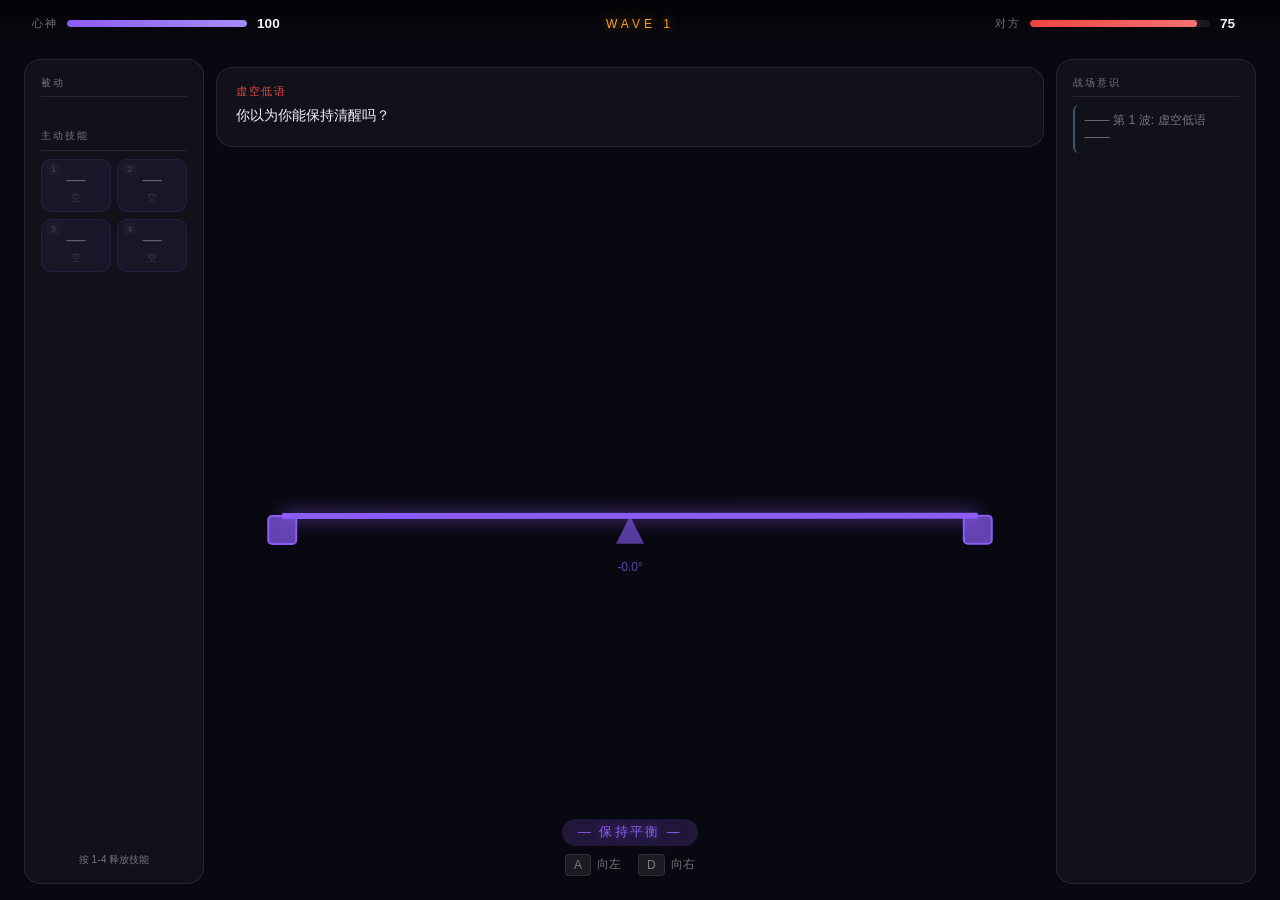
<file: EntropicEquilibrium/index.html>
<!DOCTYPE html>
<html lang="zh-CN">
<head>
    <meta charset="UTF-8">
    <meta name="viewport" content="width=device-width, initial-scale=1.0">
    <title>熵之平衡 | Entropic Equilibrium</title>
    <meta name="description" content="在失衡中受伤，在平衡中战斗。一款关于自我掌控的哲学战斗游戏。">
    <link rel="stylesheet" href="styles.css">
</head>
<body>
    <div id="app">
        <canvas id="glitch-canvas"></canvas>

        <!-- 顶部状态栏 -->
        <header id="hud">
            <div class="hud-left">
                <div class="hud-label">心神</div>
                <div class="bar-wrap">
                    <div id="player-hp-bar" class="bar hp-bar"></div>
                </div>
                <span id="player-hp-text">100</span>
            </div>

            <div class="hud-center">
                <span id="wave-label">WAVE <span id="wave-num">1</span></span>
            </div>

            <div class="hud-right">
                <span id="enemy-hp-text">100</span>
                <div class="bar-wrap">
                    <div id="enemy-hp-bar" class="bar enemy-bar"></div>
                </div>
                <div class="hud-label">对方</div>
            </div>
        </header>

        <!-- 主战斗区 -->
        <main id="battle-area">
            <!-- 左侧：技能栏 -->
            <aside id="skill-panel">
                <div class="panel-title">被动</div>
                <div id="passive-list"></div>
                <div class="panel-title" style="margin-top:1rem;">主动技能</div>
                <div id="active-slots">
                    <div class="skill-slot" data-slot="0">
                        <div class="skill-btn disabled" data-slot="0">
                            <span class="slot-key">1</span>
                            <span class="skill-icon">—</span>
                            <span class="skill-name">空</span>
                            <div class="cd-overlay"></div>
                            <div class="cd-text"></div>
                        </div>
                    </div>
                    <div class="skill-slot" data-slot="1">
                        <div class="skill-btn disabled" data-slot="1">
                            <span class="slot-key">2</span>
                            <span class="skill-icon">—</span>
                            <span class="skill-name">空</span>
                            <div class="cd-overlay"></div>
                            <div class="cd-text"></div>
                        </div>
                    </div>
                    <div class="skill-slot" data-slot="2">
                        <div class="skill-btn disabled" data-slot="2">
                            <span class="slot-key">3</span>
                            <span class="skill-icon">—</span>
                            <span class="skill-name">空</span>
                            <div class="cd-overlay"></div>
                            <div class="cd-text"></div>
                        </div>
                    </div>
                    <div class="skill-slot" data-slot="3">
                        <div class="skill-btn disabled" data-slot="3">
                            <span class="slot-key">4</span>
                            <span class="skill-icon">—</span>
                            <span class="skill-name">空</span>
                            <div class="cd-overlay"></div>
                            <div class="cd-text"></div>
                        </div>
                    </div>
                </div>
                <div class="hint-text">按 1-4 释放技能</div>
            </aside>

            <!-- 中央：平衡木舞台 -->
            <section id="balance-stage">
                <!-- 敌人对话区 -->
                <div id="enemy-dialog">
                    <div id="enemy-name">??? </div>
                    <div id="enemy-speech"></div>
                </div>

                <!-- 平衡木 Canvas -->
                <canvas id="balance-canvas"></canvas>

                <!-- 平衡状态指示 -->
                <div id="balance-indicator">
                    <span id="balance-status-text">— 保持平衡 —</span>
                </div>

                <!-- 操控提示 -->
                <div id="controls-hint">
                    <kbd>A</kbd> 向左 &nbsp;&nbsp; <kbd>D</kbd> 向右
                </div>
            </section>

            <!-- 右侧：战斗日志 -->
            <aside id="battle-log">
                <div class="panel-title">战场意识</div>
                <div id="log-messages"></div>
            </aside>
        </main>

        <!-- 遮罩层（肉鸽选择 / 游戏结束） -->
        <div id="overlay" class="hidden">
            <!-- 肉鸽卡牌选择 -->
            <div id="roguelike-panel" class="hidden">
                <h2 id="roguelike-title">选择强化</h2>
                <p id="roguelike-subtitle">意志的凝聚——选择一个路径</p>
                <div id="card-row"></div>
            </div>

            <!-- 游戏结束 -->
            <div id="gameover-panel" class="hidden">
                <h2 id="gameover-title">心神崩溃</h2>
                <p id="gameover-subtitle">你坚持了 <span id="final-wave">0</span> 波</p>
                <button id="btn-restart" class="primary-btn">重新凝聚</button>
            </div>
        </div>
    </div>

    <script src="game.js"></script>
</body>
</html>
</file>
<file: EntropicEquilibrium/styles.css>
/* =========================================
   设计系统变量
   ========================================= */
:root {
    --bg:           #080810;
    --surface:      rgba(255,255,255,0.04);
    --border:       rgba(255,255,255,0.09);
    --purple:       #8b5cf6;
    --purple-glow:  rgba(139,92,246,0.45);
    --purple-dim:   rgba(139,92,246,0.18);
    --red:          #ef4444;
    --red-glow:     rgba(239,68,68,0.5);
    --green:        #22c55e;
    --gold:         #f59e0b;
    --text:         #f0f0f8;
    --text-dim:     rgba(240,240,248,0.45);
    --balance:      0;        /* 0~1: 0=完全平衡, 1=极度失衡, JS动态写入 */
    --jitter:       0px;
}

/* =========================================
   全局重置
   ========================================= */
*, *::before, *::after { box-sizing: border-box; margin: 0; padding: 0; }

body {
    background: var(--bg);
    color: var(--text);
    font-family: 'Inter', -apple-system, BlinkMacSystemFont, sans-serif;
    height: 100vh;
    overflow: hidden;
    user-select: none;
}

/* =========================================
   APP 根容器
   ========================================= */
#app {
    display: flex;
    flex-direction: column;
    height: 100vh;
    position: relative;
    /* 失衡时整体画面轻微抖动 */
    animation: appJitter calc(0.3s / (var(--balance) + 0.01)) infinite alternate;
}

@keyframes appJitter {
    from { transform: translate(0,0); }
    to   { transform: translate(var(--jitter), calc(var(--jitter) * -0.5)); }
}

/* =========================================
   Glitch Canvas 背景
   ========================================= */
#glitch-canvas {
    position: absolute; inset: 0;
    width: 100%; height: 100%;
    z-index: 0;
    pointer-events: none;
    opacity: calc(0.05 + var(--balance) * 0.5);
}

/* =========================================
   HUD 顶部
   ========================================= */
#hud {
    position: relative; z-index: 10;
    display: flex;
    align-items: center;
    justify-content: space-between;
    padding: 1rem 2rem;
    background: linear-gradient(to bottom, rgba(0,0,0,0.7), transparent);
    gap: 1rem;
}

.hud-left, .hud-right {
    display: flex; align-items: center; gap: 0.6rem;
    flex: 1;
}
.hud-right { flex-direction: row-reverse; }

.hud-label {
    font-size: 0.7rem;
    letter-spacing: 0.12rem;
    text-transform: uppercase;
    color: var(--text-dim);
    white-space: nowrap;
}

.bar-wrap {
    flex: 1; max-width: 180px;
    height: 7px;
    background: rgba(255,255,255,0.08);
    border-radius: 4px;
    overflow: hidden;
}

.bar { height: 100%; border-radius: 4px; transition: width 0.25s ease; }
.hp-bar    { background: linear-gradient(90deg, var(--purple), #a78bfa); box-shadow: 0 0 8px var(--purple-glow); width: 100%; }
.enemy-bar { background: linear-gradient(90deg, var(--red), #f87171); box-shadow: 0 0 8px var(--red-glow); width: 100%; }

#player-hp-text, #enemy-hp-text {
    font-size: 0.85rem; font-weight: 700;
    min-width: 28px;
    color: var(--text);
}

.hud-center {
    font-size: 0.75rem;
    letter-spacing: 0.25rem;
    text-transform: uppercase;
    color: var(--gold);
    text-shadow: 0 0 10px rgba(245,158,11,0.6);
    white-space: nowrap;
}

/* =========================================
   主战斗区布局
   ========================================= */
#battle-area {
    flex: 1;
    display: grid;
    grid-template-columns: 180px 1fr 200px;
    gap: 0.75rem;
    padding: 0.75rem 1.5rem 1rem;
    position: relative; z-index: 5;
    overflow: hidden;
}

/* =========================================
   左侧技能面板
   ========================================= */
#skill-panel {
    background: var(--surface);
    border: 1px solid var(--border);
    border-radius: 16px;
    padding: 1rem;
    display: flex;
    flex-direction: column;
    gap: 0.5rem;
    backdrop-filter: blur(8px);
}

.panel-title {
    font-size: 0.65rem;
    letter-spacing: 0.12rem;
    text-transform: uppercase;
    color: var(--text-dim);
    border-bottom: 1px solid var(--border);
    padding-bottom: 0.4rem;
}

.passive-tag {
    font-size: 0.78rem;
    padding: 0.35rem 0.6rem;
    background: var(--purple-dim);
    border: 1px solid rgba(139,92,246,0.3);
    border-radius: 8px;
    display: flex; align-items: center; gap: 0.4rem;
    animation: fadeIn 0.3s ease;
}

#active-slots {
    display: grid;
    grid-template-columns: 1fr 1fr;
    gap: 0.4rem;
}

.skill-btn {
    position: relative;
    padding: 0.5rem 0.4rem 0.4rem;
    background: var(--purple-dim);
    border: 1px solid rgba(139,92,246,0.4);
    border-radius: 10px;
    text-align: center;
    cursor: pointer;
    transition: all 0.2s ease;
    overflow: hidden;
}
.skill-btn:not(.disabled):hover { transform: translateY(-2px); box-shadow: 0 4px 16px var(--purple-glow); }
.skill-btn.disabled { opacity: 0.35; cursor: default; }
.skill-btn.on-cooldown { cursor: not-allowed; opacity: 0.6; }

.slot-key {
    position: absolute;
    top: 3px; left: 5px;
    font-size: 0.55rem;
    font-weight: 800;
    color: var(--text-dim);
    background: rgba(255,255,255,0.08);
    padding: 0 4px;
    border-radius: 3px;
    line-height: 1.4;
}

.skill-icon { font-size: 1.2rem; display: block; }
.skill-name { font-size: 0.6rem; color: var(--text-dim); display: block; margin-top: 2px; }

.cd-overlay {
    position: absolute; inset: 0;
    background: rgba(0,0,0,0.65);
    border-radius: 10px;
    transform-origin: bottom;
    transform: scaleY(0);
    transition: transform linear;
}
.cd-text {
    position: absolute; inset: 0;
    display: flex; align-items: center; justify-content: center;
    font-size: 0.85rem; font-weight: 800;
    color: var(--text);
}

.hint-text {
    font-size: 0.65rem;
    color: var(--text-dim);
    text-align: center;
    margin-top: auto;
}

/* =========================================
   中央平衡木舞台
   ========================================= */
#balance-stage {
    display: flex;
    flex-direction: column;
    align-items: center;
    justify-content: space-between;
    gap: 0.5rem;
    padding: 0.5rem 0;
}

/* 敌人对话框 */
#enemy-dialog {
    width: 100%;
    background: var(--surface);
    border: 1px solid var(--border);
    border-radius: 16px;
    padding: 1rem 1.2rem;
    backdrop-filter: blur(8px);
    min-height: 80px;
    position: relative;
    transition: border-color 0.4s ease;
}
#enemy-dialog.attacking { border-color: rgba(239,68,68,0.6); }

#enemy-name {
    font-size: 0.7rem;
    letter-spacing: 0.1rem;
    text-transform: uppercase;
    color: var(--red);
    margin-bottom: 0.4rem;
}

#enemy-speech {
    font-size: 0.9rem;
    line-height: 1.5;
    color: var(--text);
    min-height: 1.5em;
}

/* 平衡木 Canvas */
#balance-canvas {
    width: 100%;
    flex: 1;
    display: block;
}

/* 平衡状态文字 */
#balance-indicator {
    font-size: 0.8rem;
    letter-spacing: 0.15rem;
    text-transform: uppercase;
    padding: 0.3rem 1rem;
    border-radius: 20px;
    transition: all 0.3s ease;
}
#balance-indicator.balanced {
    color: var(--purple);
    background: var(--purple-dim);
    text-shadow: 0 0 10px var(--purple-glow);
}
#balance-indicator.unbalanced {
    color: var(--red);
    background: rgba(239,68,68,0.15);
    text-shadow: 0 0 10px var(--red-glow);
}

/* 操控提示 */
#controls-hint {
    font-size: 0.75rem;
    color: var(--text-dim);
    display: flex; align-items: center; gap: 0.4rem;
}
kbd {
    padding: 0.2rem 0.5rem;
    background: rgba(255,255,255,0.08);
    border: 1px solid var(--border);
    border-radius: 4px;
    font-size: 0.75rem;
    font-family: inherit;
}

/* =========================================
   右侧战斗日志
   ========================================= */
#battle-log {
    background: var(--surface);
    border: 1px solid var(--border);
    border-radius: 16px;
    padding: 1rem;
    display: flex;
    flex-direction: column;
    gap: 0.5rem;
    backdrop-filter: blur(8px);
    overflow: hidden;
}

#log-messages {
    flex: 1;
    overflow-y: auto;
    display: flex;
    flex-direction: column;
    gap: 0.5rem;
}

.log-entry {
    font-size: 0.78rem;
    line-height: 1.4;
    padding: 0.4rem 0.6rem;
    border-radius: 6px;
    border-left: 2px solid var(--border);
    animation: fadeIn 0.25s ease;
}
.log-entry.dmg    { border-color: var(--purple); color: #c4b5fd; background: var(--purple-dim); }
.log-entry.hurt   { border-color: var(--red);    color: #fca5a5; background: rgba(239,68,68,0.1); }
.log-entry.skill  { border-color: var(--gold);   color: var(--gold); background: rgba(245,158,11,0.1); }
.log-entry.system { border-color: #475569; color: var(--text-dim); }

#log-messages::-webkit-scrollbar { width: 3px; }
#log-messages::-webkit-scrollbar-thumb { background: var(--border); border-radius: 2px; }

/* =========================================
   遮罩层
   ========================================= */
#overlay {
    position: absolute; inset: 0;
    z-index: 100;
    display: flex; align-items: center; justify-content: center;
    background: rgba(8,8,16,0.85);
    backdrop-filter: blur(6px);
}
#overlay.hidden { display: none; }

/* 肉鸽卡牌 */
#roguelike-panel { text-align: center; }
#roguelike-title {
    font-size: 1.6rem; font-weight: 800;
    color: var(--gold);
    text-shadow: 0 0 20px rgba(245,158,11,0.6);
    margin-bottom: 0.4rem;
}
#roguelike-subtitle { color: var(--text-dim); font-size: 0.9rem; margin-bottom: 2rem; }

#card-row {
    display: flex; gap: 1.2rem; justify-content: center;
}

.rogue-card {
    width: 200px;
    padding: 1.5rem 1.2rem;
    background: rgba(15,15,30,0.9);
    border: 1px solid var(--border);
    border-radius: 20px;
    cursor: pointer;
    transition: all 0.25s ease;
    text-align: left;
    position: relative;
    overflow: hidden;
}
.rogue-card::before {
    content: '';
    position: absolute; inset: 0;
    background: radial-gradient(circle at 50% 0%, var(--purple-dim), transparent 70%);
    opacity: 0;
    transition: opacity 0.3s ease;
}
.rogue-card:hover { transform: translateY(-6px); border-color: rgba(139,92,246,0.6); box-shadow: 0 10px 30px var(--purple-glow); }
.rogue-card:hover::before { opacity: 1; }

.card-icon { font-size: 2rem; margin-bottom: 0.8rem; }
.card-type { font-size: 0.65rem; letter-spacing: 0.1rem; text-transform: uppercase; color: var(--text-dim); margin-bottom: 0.3rem; }
.card-name { font-size: 1rem; font-weight: 700; margin-bottom: 0.5rem; color: var(--text); }
.card-desc { font-size: 0.78rem; color: var(--text-dim); line-height: 1.5; }

/* 游戏结束 */
#gameover-panel { text-align: center; }
#gameover-title {
    font-size: 2rem; font-weight: 800;
    color: var(--red);
    text-shadow: 0 0 30px var(--red-glow);
    margin-bottom: 0.5rem;
}
#gameover-subtitle { color: var(--text-dim); margin-bottom: 2rem; font-size: 1rem; }

.primary-btn {
    padding: 0.8rem 2.5rem;
    background: var(--purple);
    color: white;
    border: none;
    border-radius: 30px;
    font-size: 1rem;
    font-weight: 700;
    cursor: pointer;
    box-shadow: 0 4px 20px var(--purple-glow);
    transition: all 0.2s ease;
    letter-spacing: 0.05rem;
}
.primary-btn:hover { transform: translateY(-2px); box-shadow: 0 8px 25px var(--purple-glow); }

/* =========================================
   动画
   ========================================= */
@keyframes fadeIn {
    from { opacity: 0; transform: translateY(6px); }
    to   { opacity: 1; transform: translateY(0); }
}

@keyframes shake {
    0%,100% { transform: translateX(0); }
    25%      { transform: translateX(-6px); }
    75%      { transform: translateX(6px); }
}
.shake { animation: shake 0.3s ease; }

/* =========================================
   失衡时 Glitch 效果
   ========================================= */
.high-balance-effect {
    filter:
        hue-rotate(calc(var(--balance) * 30deg))
        contrast(calc(1 + var(--balance) * 0.4));
}
</file>
